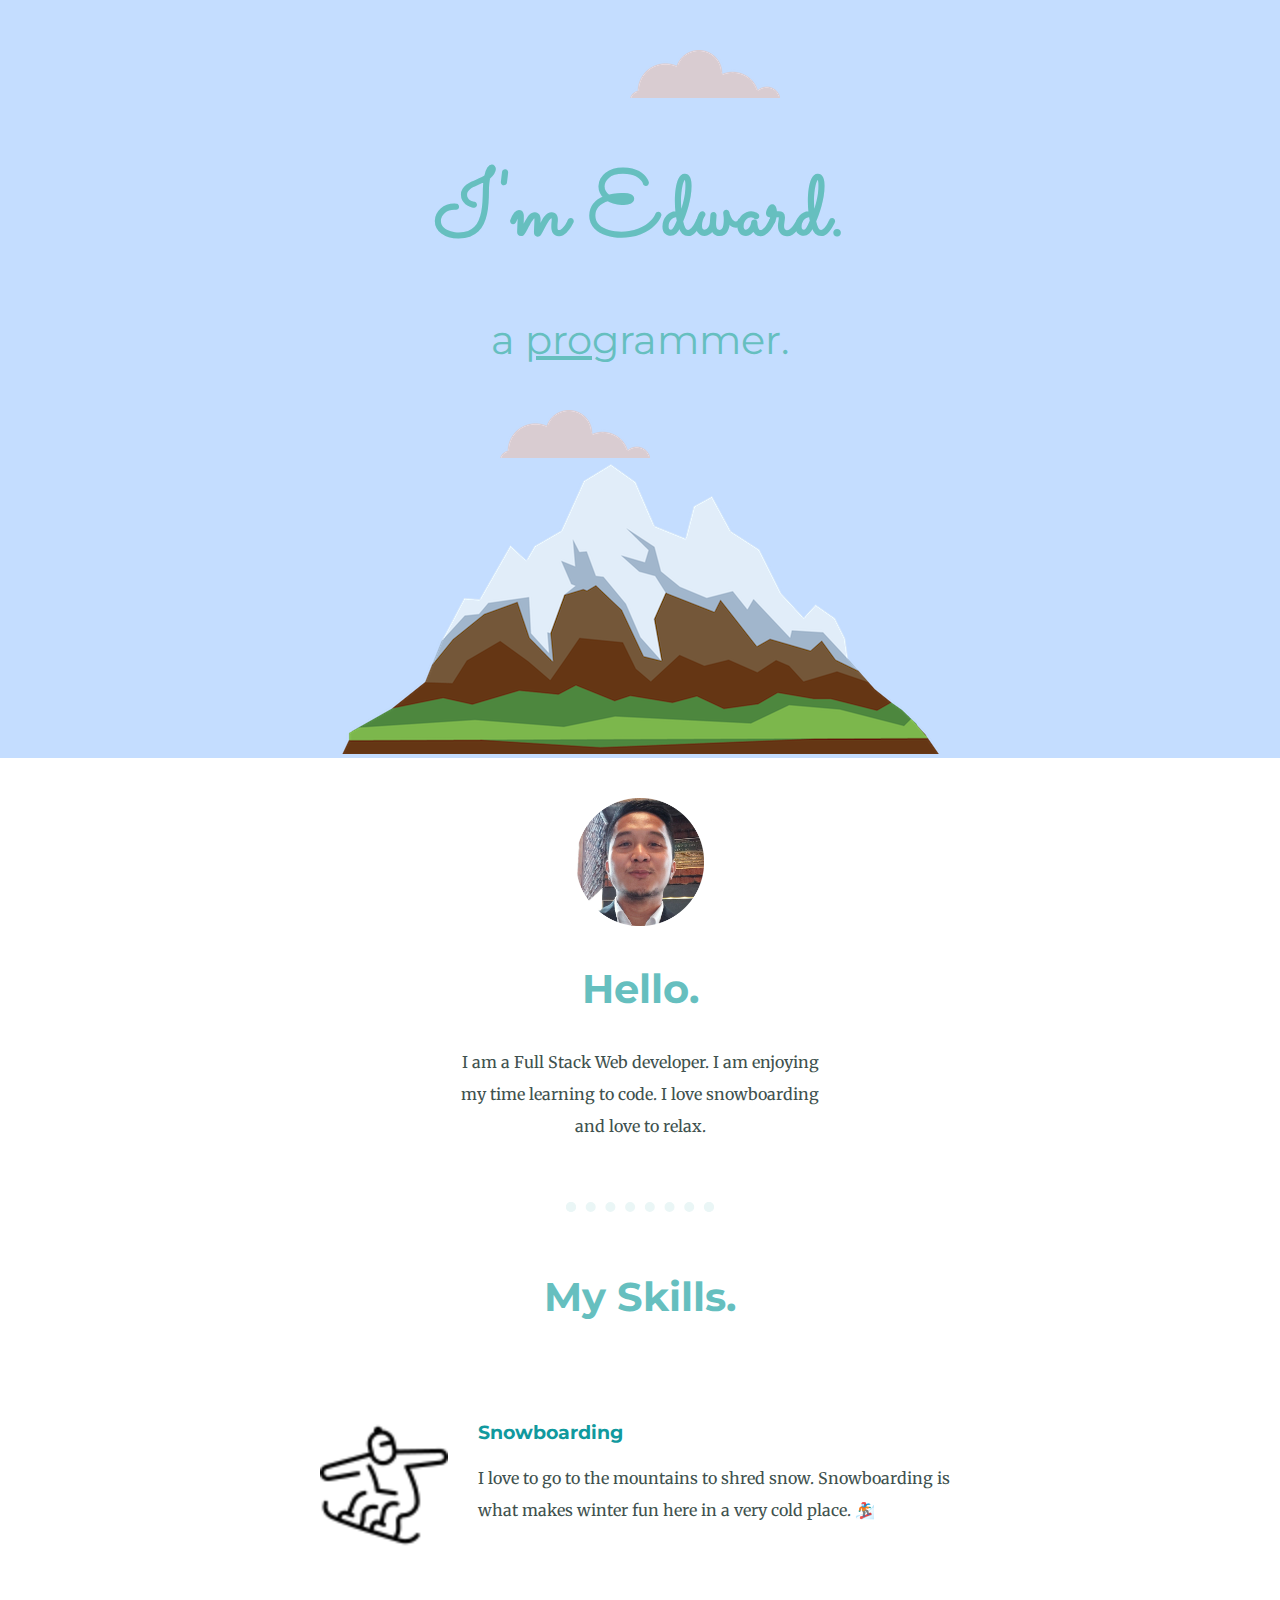
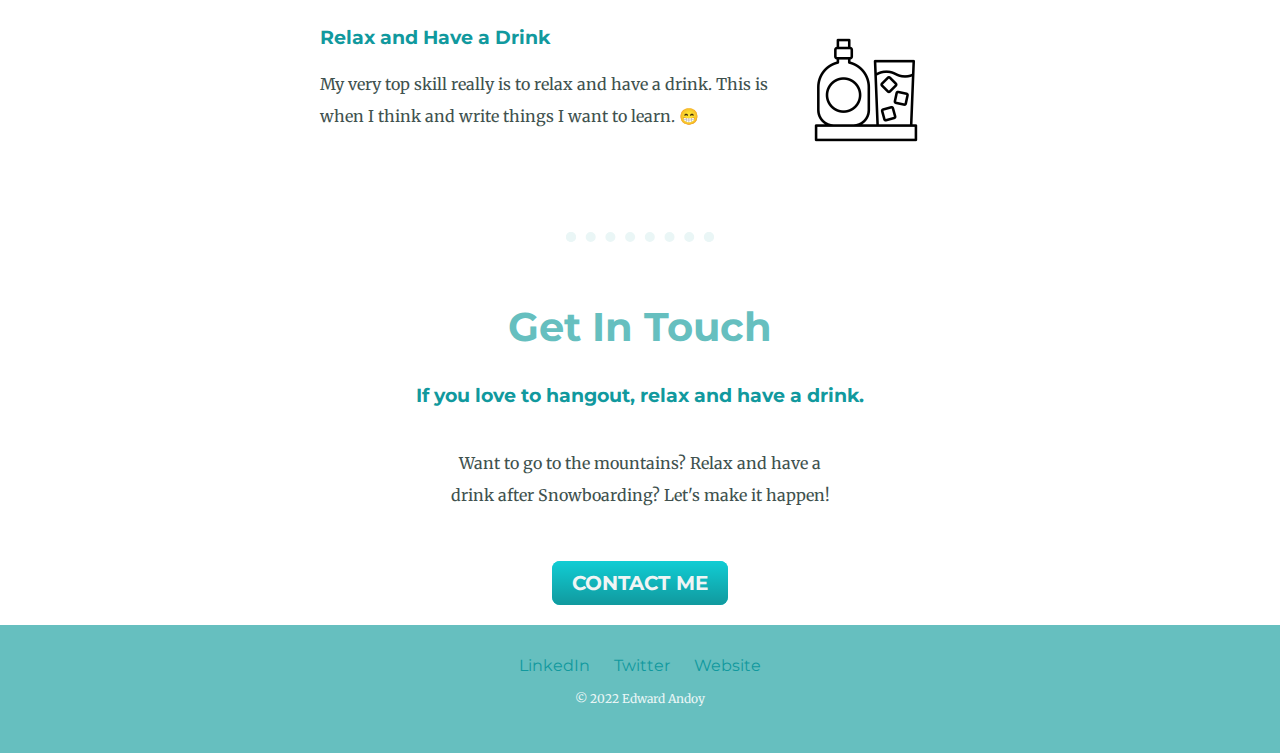
<file: index.html>
<!DOCTYPE html>
<html lang="en">
<head>
    <meta charset="UTF-8">
    <title>Edward Andoy</title>
    <link rel="stylesheet" href="CSS/styles.css">
    <link rel="icon" href="favicon.ico">
    <link rel="preconnect" href="https://fonts.googleapis.com">
    <link rel="preconnect" href="https://fonts.gstatic.com" crossorigin>
    <link href="https://fonts.googleapis.com/css2?family=Merriweather&family=Montserrat&family=Sacramento&display=swap" rel="stylesheet">
</head>
<body>

    <div class="top-container">
        <img class="top-cloud" src="images/cloud.png" alt="cloud-img">
        <h1>I'm Edward.</h1>
        <h2 style="font-weight: normal">a <span class="pro">pro</span>grammer.</h2>
        <img class="bottom-cloud" src="images/cloud.png" alt="cloud-img">
        <img src="images/mountain.png" alt="mountain-img">
    </div>

    <div class="middle-container">
        <div class="profile">
          <img class="profile-picture" src="images/profile-modified.png" alt="profile-picture">
          <h2>Hello.</h2>
          <p class="profile-description">I am a Full Stack Web developer. I am enjoying my time learning to code. I love snowboarding and love to relax.</p>
        </div>
        <hr>
        <div class="skills">
          <h2>My Skills.</h2>
          <div class="skill-row">
            <img class="snowboarding-img" src="images/snowboarder.png" alt="snowboarder-picture">
            <h3>Snowboarding</h3>
            <p>I love to go to the mountains to shred snow. Snowboarding is what makes winter fun here in a very cold place. 🏂</p>
          </div>
          <div class="skill-row">
            <img class="drinking-img" src="images/drink.png" alt="drink-picture">
            <h3>Relax and Have a Drink</h3>
            <p>My very top skill really is to relax and have a drink. This is when I think and write things I want to learn. 😁</p>
          </div>
        </div>
        <hr>
        <div class="contact-me">
          <h2>Get In Touch</h2>
          <h3>If you love to hangout, relax and have a drink.</h3>
          <p class="contact-message">Want to go to the mountains? Relax and have a drink after Snowboarding? Let's make it happen!</p>
          <a class="btn" href="mailto:jobimedward@email.com">CONTACT ME</a>
        </div>
      </div>
      
      
      <div class="bottom-container">
        <a class="footer-link" href="https://www.linkedin.com/">LinkedIn</a>
        <a class="footer-link" href="https://twitter.com/">Twitter</a>
        <a class="footer-link" href="https://www.appbrewery.co/">Website</a>
        <p class="copyright">© 2022 Edward Andoy</p>
      </div>
    
</body>
</html>
</file>
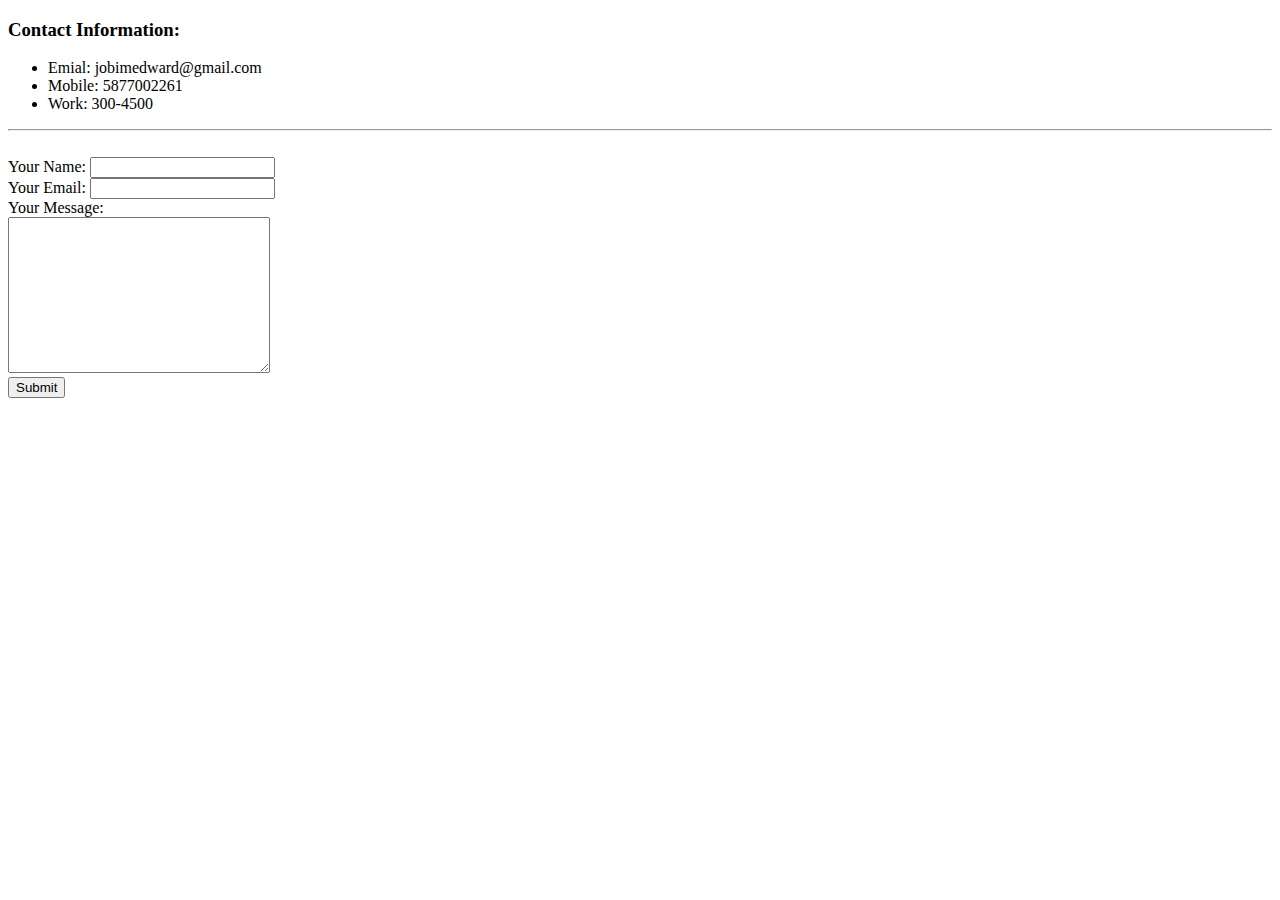
<file: contactinfo.html>
<!DOCTYPE html>
<html lang="en">
    <head>
      <meta charset="UTF-8">
      <title>Contact</title>
    </head>
    <body>
        <h3>Contact Information:</h3>
        <ul>
            <li>Emial: jobimedward@gmail.com</li>
            <li>Mobile: 5877002261</li>
            <li>Work: 300-4500</li>
        </ul>
        <hr>
        <br>
        <form action="mailto:abcd@gmail.com" method="post" enctype="text/plain">
            <label>Your Name:</label>
            <input type="text" name="yourName"><br>
            <label>Your Email:</label>
            <input type="email" name="yourEmail"><br>
            <label>Your Message:</label><br>
            <textarea name="yourMessage" cols="30" rows="10"></textarea><br>
            <input type="submit">
        </form>
    </body>
</html>
</file>
<file: CSS/styles.css>
body {
    margin: 0px;
    text-align: center;
    font-family: 'Merriweather', serif;
    color: #40514E;
    }

p {
    line-height: 2;
}

h1 {
    color: #66BFBF;
    font-family: 'Sacramento', cursive;
    font-size: 5.625rem;
    margin: 50px auto 0 auto;
} 

h2 {
    color: #66BFBF;
    font-family: 'Montserrat', sans-serif;
    font-size: 2.5rem;
}

h3 {
    color: #11999E;
    font-family: 'Montserrat', sans-serif;
    
}

.top-container {
    background-color: #C4DDFF;
    padding-top: 100px;
    position: relative;
}

.middle-container {
    margin-top: 40px;
    margin-bottom: 30px;
    
}

.bottom-container {
    margin-top: 30px;
    background-color: #66BFBF;
    padding-top: 30px;
    padding-bottom: 30px;
}

.pro {
    text-decoration: underline;
}
.profile-description {
    width: 30%;
    margin: auto;
}

.top-cloud {
    position: absolute;
    right: 500px;
    top: 50px;
}

.bottom-cloud {
    position: absolute;
    left: 500px;
    bottom: 300px;
}

.profile-picture {
    max-width: 10%;
    height: auto;
}

.footer-link {
    color: #11999E;
}

.skill-row {
    width: 50%;
    margin: 100px auto 100px auto;
    text-align: left;
}

.snowboarding-img {
    width: 20%;
    float: left;
    margin-right: 30px;
}

.drinking-img {
    width: 20%;
    float: right;
    margin-right: 30px;
    
}

.btn {
    background: #11cdd4;
    background-image: -webkit-linear-gradient(top, #11cdd4, #11999e);
    background-image: -moz-linear-gradient(top, #11cdd4, #11999e);
    background-image: -ms-linear-gradient(top, #11cdd4, #11999e);
    background-image: -o-linear-gradient(top, #11cdd4, #11999e);
    background-image: linear-gradient(to bottom, #11cdd4, #11999e);
    -webkit-border-radius: 8;
    -moz-border-radius: 8;
    border-radius: 8px;
    font-family: 'Montserrat', sans-serif;
    font-weight: bold;
    color: #f0f5f5;
    font-size: 20px;
    padding: 10px 20px 10px 20px;
    text-decoration: none;
  }
  
  .btn:hover {
    background: #30e3cb;
    background-image: -webkit-linear-gradient(top, #30e3cb, #2bc4ad);
    background-image: -moz-linear-gradient(top, #30e3cb, #2bc4ad);
    background-image: -ms-linear-gradient(top, #30e3cb, #2bc4ad);
    background-image: -o-linear-gradient(top, #30e3cb, #2bc4ad);
    background-image: linear-gradient(to bottom, #30e3cb, #2bc4ad);
    text-decoration: none;
  }

  hr {
    border: 10px dotted #EAF6F6;
    border-bottom: none;
    width: 10%;
    margin: 60px auto 60px auto
  }

  a {
    margin: 10px 10px;
    color: #11999E;
    font-family: 'Montserrat', sans-serif;
    text-decoration: none;
  }

  a:hover {
    color: #EAF6F6;
  }

  .contact-message {
    width: 30%;
    margin: 40px auto 60px
  }

  .copyright {
    color: #EAF6F6;
    font-size: .75rem;
  }
</file>
